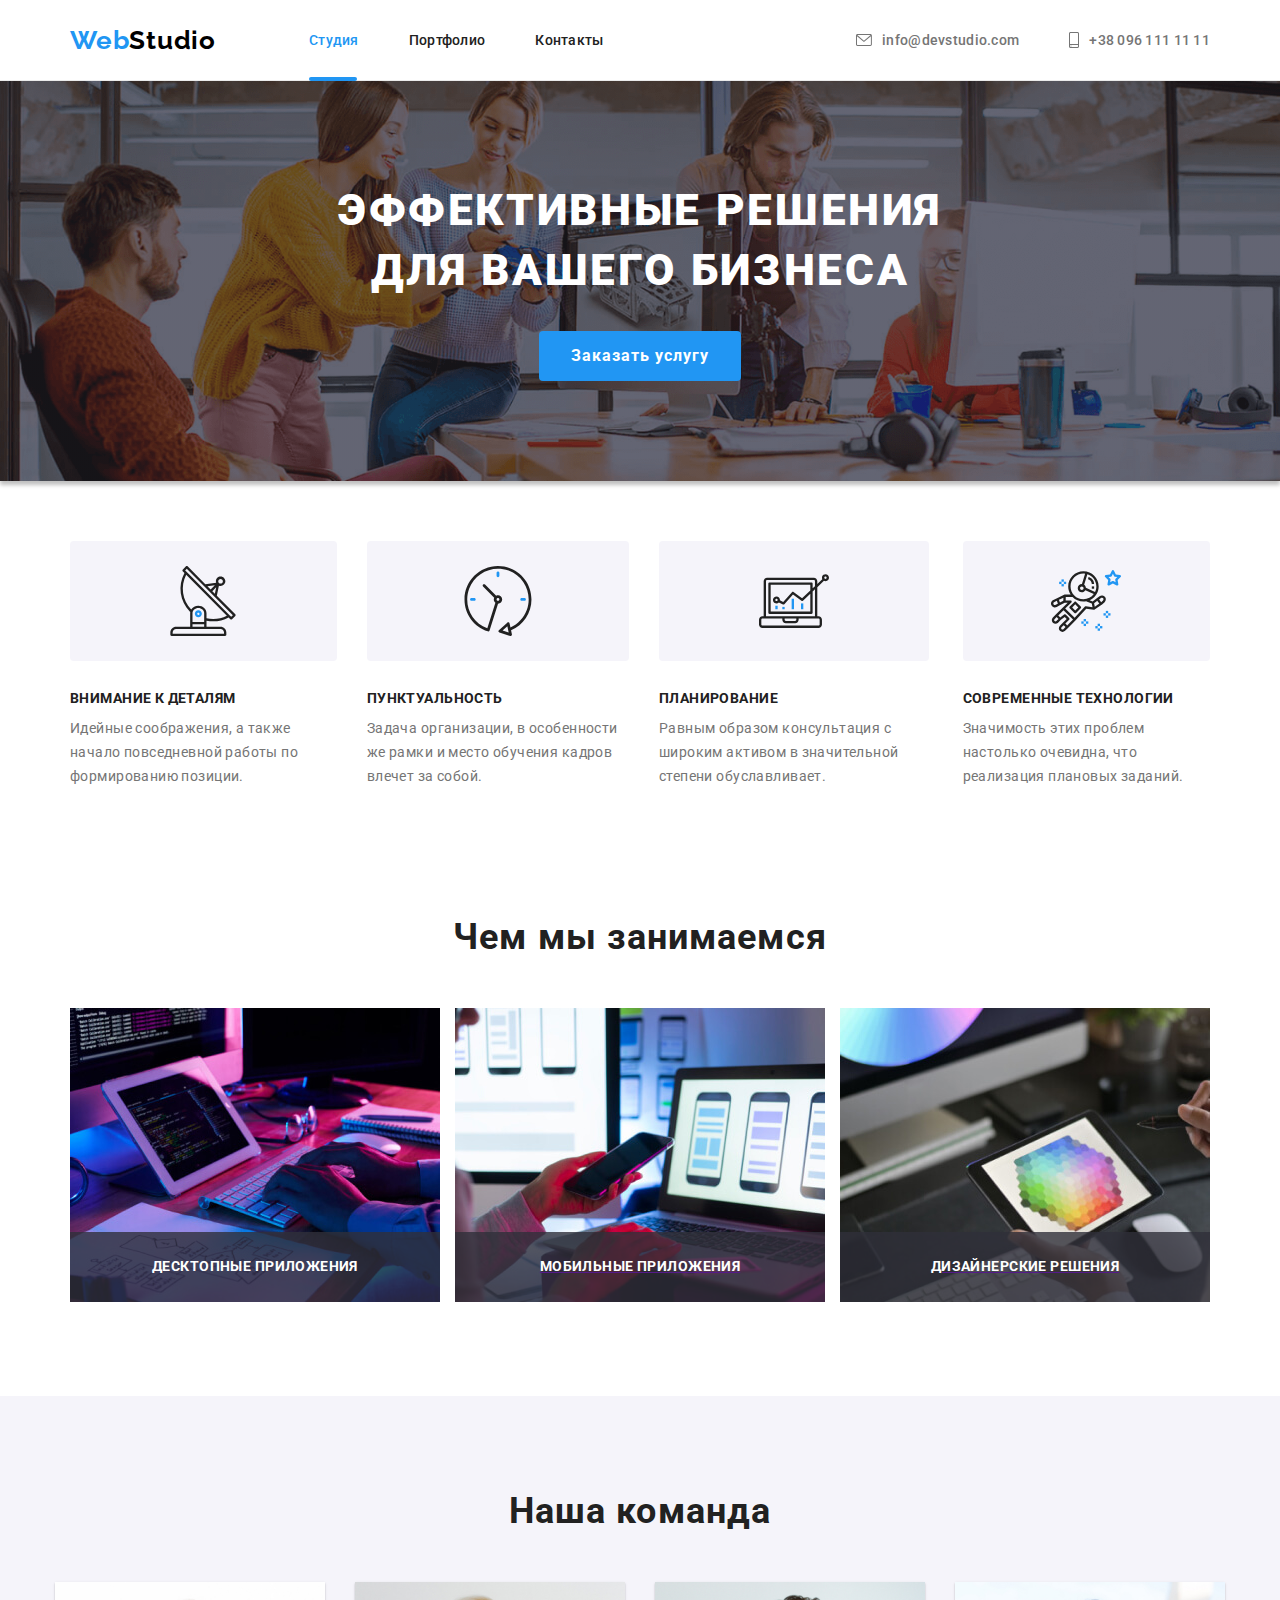
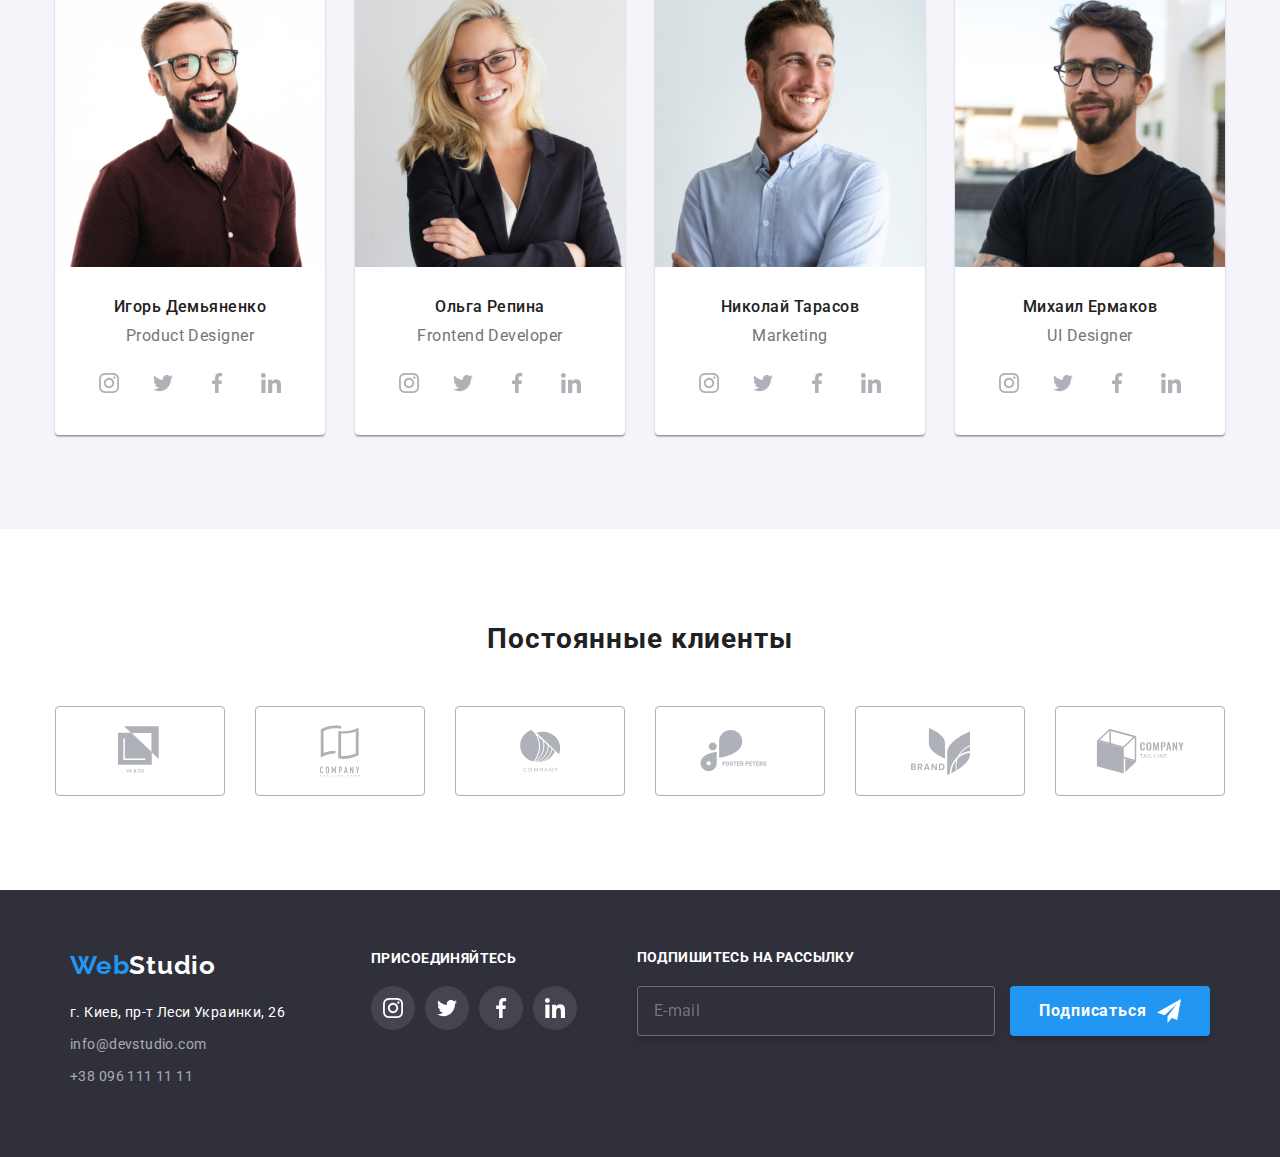
<file: index.html>
<!DOCTYPE html>
<html lang="ru">

<head>
  <meta charset="UTF-8" />
  <meta name="viewport" content="width=device-width, initial-scale=1.0" />
  <title>Web Studio</title>
  <link rel="stylesheet" href="https://cdnjs.cloudflare.com/ajax/libs/modern-normalize/1.0.0/modern-normalize.css" />
  <link rel="stylesheet"
    href="https://fonts.googleapis.com/css2?family=Raleway:wght@700&family=Roboto:wght@400;500;700;900&display=swap" />
  <link rel="stylesheet" href="https://cdnjs.cloudflare.com/ajax/libs/animate.css/4.1.1/animate.min.css" />
  <link rel="stylesheet" href="./css/main.min.css" />
</head>

<body>
  <header class="header">
    <div class="container">
      <nav class="navigation">
        <ul class="nav">
          <li class="nav-list list">
            <a href="./index.html" lang="en" class="link">
              <span class="logo-web-header">Web</span><span class="logo-studio-header">Studio</span></a>
          </li>
          <li class="nav-list list">
            <a href="./index.html" class="nav-list-link link current studio-underline">Студия</a>
          </li>
          <li class="nav-list list">
            <a href="./portfolio.html" class="nav-list-link link">Портфолио</a>
          </li>
          <li class="nav-list list">
            <a href="" class="nav-list-link link">Контакты</a>
          </li>
        </ul>
        <button type="button" class="nav-button" data-modal-open1>
          <svg width="24" height="16">
            <use class="icon-burger" href="./img/sprite.svg#icon-burger"></use>
            <use class="icon-cross" href="./img/sprite.svg#icon-close-burger"></use>
          </svg>
        </button>
      </nav>


      <address class="address">
        <ul class="address-nav">
          <li class="adress-list list">
            <a href="mailto:info@devstudio.com" class="header-email-link link">
              <svg class="address-svg" width="16" height="12">
                <use href="./img/sprite.svg#icon-mail"></use>
              </svg>
              info@devstudio.com</a>
          </li>
          <li class="adress-list list">
            <a href="tel:+380961111111" class="header-tel-link link">
              <svg class="address-svg" width="10" height="16">
                <use href="./img/sprite.svg#icon-tel"></use>
              </svg>
              +38 096 111 11 11</a>
          </li>
        </ul>
      </address>

      <div class="nav-menu is-hidden" data-modal1>
        <ul class="nav-list-menu">
          <li class="nav-list-menu list">
            <a href="./index.html" class="nav-list-link-menu link current studio-underline-menu">Студия</a>
          </li>
          <li class="nav-list-menu list">
            <a href="./portfolio.html" class="nav-list-link-menu link">Портфолио</a>
          </li>
          <li class="nav-list-menu list">
            <a href="" class="nav-list-link-menu link">Контакты</a>
          </li>
          <li class="adress-list-menu list kost">
            <a href="mailto:info@devstudio.com" class="header-email-link-menu link">
              <svg class="address-svg" width="16" height="12">
                <use href="./img/sprite.svg#icon-mail"></use>
              </svg>
              info@devstudio.com</a>
          </li>
          <li class="adress-list-menu list">
            <a href="tel:+380961111111" class="header-tel-link-menu link">
              <svg class="address-svg" width="10" height="16">
                <use href="./img/sprite.svg#icon-tel"></use>
              </svg>
              +38 096 111 11 11</a>
          </li>
        </ul>
      </div>
    </div>
  </header>
  <main class="main">
    <section class="main-section">
      <div class="container main-title">
        <h1 class="main-section-title">
          ЭФФЕКТИВНЫЕ РЕШЕНИЯ <br />
          ДЛЯ ВАШЕГО БИЗНЕСА
        </h1>
        <button type="button" class="main-section-button" data-modal-open>
          Заказать услугу
        </button>
      </div>
    </section>
    <section class="benefits">
      <div class="container">
        <h2 hidden>Преимущества</h2>
        <ul class="benefits-title-group">
          <li class="benefits-list list">
            <p class="benefits-list-item item1">Внимание к деталям</p>
            <p class="benefits-list-text">
              Идейные соображения, а также начало повседневной работы по
              формированию позиции.
            </p>
          </li>
          <li class="benefits-list list">
            <p class="benefits-list-item item2">Пунктуальность</p>
            <p class="benefits-list-text">
              Задача организации, в особенности же рамки и место обучения
              кадров влечет за собой.
            </p>
          </li>
          <li class="benefits-list list">
            <p class="benefits-list-item item3">Планирование</p>
            <p class="benefits-list-text">
              Равным образом консультация с широким активом в значительной
              степени обуславливает.
            </p>
          </li>
          <li class="benefits-list list">
            <p class="benefits-list-item item4">Современные технологии</p>
            <p class="benefits-list-text">
              Значимость этих проблем настолько очевидна, что реализация
              плановых заданий.
            </p>
          </li>
        </ul>
      </div>
    </section>

    <section class="doing">
      <div class="container">
        <h2 class="doing-title">Чем мы занимаемся</h2>
        <ul class="doing-item">
          <li class="doing-list list">
            <a href="" class="link">
              <img src="./img/service/service-1.jpg" alt="Мы занимаемся десктопными приложениями" height="294"
                width="370" />
              <div class="doing-discription">
                <p class="doing-text">ДЕСКТОПНЫЕ ПРИЛОЖЕНИЯ</p>
              </div>
            </a>
          </li>
          <li class="doing-list list">
            <a href="">
              <img src="./img/service/service-2.jpg" alt="Мы занимаемся мобильными приложениями" height="294"
                width="370" />
              <div class="doing-discription">
                <p class="doing-text">МОБИЛЬНЫЕ ПРИЛОЖЕНИЯ</p>
              </div>
            </a>
          </li>
          <li class="doing-list list">
            <a href="">
              <img src="./img/service/service-3.jpg" alt="Мы занимаемся дизайнерскими решениями" height="294"
                width="370" />
              <div class="doing-discription">
                <p class="doing-text">ДИЗАЙНЕРСКИЕ РЕШЕНИЯ</p>
              </div>
            </a>
          </li>
        </ul>
      </div>
    </section>

    <section class="team">
      <div class="container">
        <h2 class="team-title">Наша команда</h2>
        <ul class="team-group">
          <li class="team-list list">
            <picture>
              <source srcset="./img/our-team/team-img-mobile-1.jpg
              1x, ./img/our-team/team-img-mobile-1@2x.jpg
              2x, ./img/our-team/team-img-mobile-1@3x.jpg 3x" media="(max-width: 767px)">

              <source srcset="./img/our-team/team-img-tablet-1.jpg 1x, 
              ./img/our-team/team-img-tablet-1@2x.jpg 2x, 
              ./img/our-team/team-img-tablet-1@3x.jpg 3x" media="(min-width: 768px)">
              
              <source srcset="./img/our-team/team-img-desktop-1.jpg 1x, 
              ./img/our-team/team-img-desktop-1@2x.jpg 2x, 
              ./img/our-team/team-img-desktop-1@3x.jpg 3x"
                  media="(min-width: 1200px)">

              <img src="./img/our-team/team-img-mobile-1.jpg" alt="Наша команда: Игорь Демьяненко"/>
            </picture>
            <h3 class="team-person">Игорь Демьяненко</h3>
            <p lang="en" class="team-role">Product Designer</p>
            <div class="team-contact">
              <ul class="social-list list">
                <li class="social-list-link link">
                  <a class="social-link" href="">
                    <svg class="social-svg">
                      <use href="./img/sprite.svg#icon-instagram"></use>
                    </svg>
                  </a>
                </li>
                <li class="social-list-link link">
                  <a class="social-link" href="">
                    <svg class="social-svg">
                      <use href="./img/sprite.svg#icon-twitter"></use>
                    </svg>
                  </a>
                </li>
                <li class="social-list-link link">
                  <a class="social-link" href="">
                    <svg class="social-svg">
                      <use href="./img/sprite.svg#icon-facebook"></use>
                    </svg>
                  </a>
                </li>
                <li class="social-list-link link">
                  <a class="social-link" href="">
                    <svg class="social-svg">
                      <use href="./img/sprite.svg#icon-linkedin"></use>
                    </svg>
                  </a>
                </li>
              </ul>
            </div>
          </li>
          <li class="team-list list">
            <picture>
              <source srcset="./img/our-team/team-img-mobile-2.jpg
              1x, ./img/our-team/team-img-mobile-2@2x.jpg
              2x, ./img/our-team/team-img-mobile-2@3x.jpg 3x" media="(max-width: 767px)">

              <source srcset="./img/our-team/team-img-tablet-2.jpg 1x, 
              ./img/our-team/team-img-tablet-2@2x.jpg 2x, 
              ./img/our-team/team-img-tablet-2@3x.jpg 3x" media="(min-width: 768px)">
              
              <source srcset="./img/our-team/team-img-desktop-2.jpg 1x, 
              ./img/our-team/team-img-desktop-2@2x.jpg 2x, 
              ./img/our-team/team-img-desktop-2@3x.jpg 3x"
                  media="(min-width: 1200px)">

              <img src="./img/our-team/team-img-mobile-2.jpg" alt="Наша команда: Ольга Репина"/>
            </picture>
            <h3 class="team-person">Ольга Репина</h3>
            <p lang="en" class="team-role">Frontend Developer</p>
            <div class="team-contact">
              <ul class="social-list list">
                <li class="social-list-link link">
                  <a class="social-link" href="">
                    <svg class="social-svg">
                      <use href="./img/sprite.svg#icon-instagram"></use>
                    </svg>
                  </a>
                </li>
                <li class="social-list-link link">
                  <a class="social-link" href="">
                    <svg class="social-svg">
                      <use href="./img/sprite.svg#icon-twitter"></use>
                    </svg>
                  </a>
                </li>
                <li class="social-list-link link">
                  <a class="social-link" href="">
                    <svg class="social-svg">
                      <use href="./img/sprite.svg#icon-facebook"></use>
                    </svg>
                  </a>
                </li>
                <li class="social-list-link link">
                  <a class="social-link" href="">
                    <svg class="social-svg">
                      <use href="./img/sprite.svg#icon-linkedin"></use>
                    </svg>
                  </a>
                </li>
              </ul>
            </div>
          </li>
          <li class="team-list list">
            <picture>
              <source srcset="./img/our-team/team-img-mobile-3.jpg
              1x, ./img/our-team/team-img-mobile-3@2x.jpg
              2x, ./img/our-team/team-img-mobile-3@3x.jpg 3x" media="(max-width: 767px)">

              <source srcset="./img/our-team/team-img-tablet-3.jpg 1x, 
              ./img/our-team/team-img-tablet-3@2x.jpg 2x, 
              ./img/our-team/team-img-tablet-3@3x.jpg 3x" media="(min-width: 768px)">
              
              <source srcset="./img/our-team/team-img-desktop-3.jpg 1x, 
              ./img/our-team/team-img-desktop-3@2x.jpg 2x, 
              ./img/our-team/team-img-desktop-3@3x.jpg 3x"
                  media="(min-width: 1200px)">

              <img src="./img/our-team/team-img-mobile-3.jpg" alt="Наша команда: Николай Тарасов"/>
            </picture>
            <h3 class="team-person">Николай Тарасов</h3>
            <p lang="en" class="team-role">Marketing</p>
            <div class="team-contact">
              <ul class="social-list list">
                <li class="social-list-link link">
                  <a class="social-link" href="">
                    <svg class="social-svg">
                      <use href="./img/sprite.svg#icon-instagram"></use>
                    </svg>
                  </a>
                </li>
                <li class="social-list-link link">
                  <a class="social-link" href="">
                    <svg class="social-svg">
                      <use href="./img/sprite.svg#icon-twitter"></use>
                    </svg>
                  </a>
                </li>
                <li class="social-list-link link">
                  <a class="social-link" href="">
                    <svg class="social-svg">
                      <use href="./img/sprite.svg#icon-facebook"></use>
                    </svg>
                  </a>
                </li>
                <li class="social-list-link link">
                  <a class="social-link" href="">
                    <svg class="social-svg">
                      <use href="./img/sprite.svg#icon-linkedin"></use>
                    </svg>
                  </a>
                </li>
              </ul>
            </div>
          </li>
          <li class="team-list list">
            <picture>
              <source srcset="./img/our-team/team-img-mobile-4.jpg
              1x, ./img/our-team/team-img-mobile-4@2x.jpg
              2x, ./img/our-team/team-img-mobile-4@3x.jpg 3x" media="(max-width: 767px)">

              <source srcset="./img/our-team/team-img-tablet-4.jpg 1x, 
              ./img/our-team/team-img-tablet-4@2x.jpg 2x, 
              ./img/our-team/team-img-tablet-4@3x.jpg 3x" media="(min-width: 768px)">
              
              <source srcset="./img/our-team/team-img-desktop-4.jpg 1x, 
              ./img/our-team/team-img-desktop-4@2x.jpg 2x, 
              ./img/our-team/team-img-desktop-4@3x.jpg 3x"
                  media="(min-width: 1200px)">

              <img src="./img/our-team/team-img-mobile-4.jpg" alt="Наша команда: Михаил Ермаков"/>
            </picture>
            <h3 class="team-person">Михаил Ермаков</h3>
            <p lang="en" class="team-role">UI Designer</p>
            <div class="team-contact">
              <ul class="social-list list">
                <li class="social-list-link link">
                  <a class="social-link" href="">
                    <svg class="social-svg">
                      <use href="./img/sprite.svg#icon-instagram"></use>
                    </svg>
                  </a>
                </li>
                <li class="social-list-link link">
                  <a class="social-link" href="">
                    <svg class="social-svg">
                      <use href="./img/sprite.svg#icon-twitter"></use>
                    </svg>
                  </a>
                </li>
                <li class="social-list-link link">
                  <a class="social-link" href="">
                    <svg class="social-svg">
                      <use href="./img/sprite.svg#icon-facebook"></use>
                    </svg>
                  </a>
                </li>
                <li class="social-list-link link">
                  <a class="social-link" href="">
                    <svg class="social-svg">
                      <use href="./img/sprite.svg#icon-linkedin"></use>
                    </svg>
                  </a>
                </li>
              </ul>
            </div>
          </li>
        </ul>
      </div>
    </section>

    <section class="customers">
      <div class="container">
        <h1 class="customer-title">Постоянные клиенты</h1>
        <ul class="customer-list">
          <li class="customer-list-link list">
            <a class="customer-link" href="">
              <svg class="customer-list-svg" width="45" height="50">
                <use href="./img/sprite.svg#icon-logo1"></use>
              </svg>
            </a>
          </li>
          <li class="customer-list-link list">
            <a class="customer-link" href=""><svg class="customer-list-svg" width="40" height="52">
                <use href="./img/sprite.svg#icon-logo2"></use>
              </svg></a>
          </li>
          <li class="customer-list-link list">
            <a class="customer-link" href=""><svg class="customer-list-svg" width="41" height="42">
                <use href="./img/sprite.svg#icon-logo3"></use>
              </svg></a>
          </li>
          <li class="customer-list-link list">
            <a class="customer-link" href=""><svg class="customer-list-svg" width="80" height="42">
                <use href="./img/sprite.svg#icon-logo4"></use>
              </svg></a>
          </li>
          <li class="customer-list-link list">
            <a class="customer-link" href=""><svg class="customer-list-svg" width="59" height="47">
                <use href="./img/sprite.svg#icon-logo5"></use>
              </svg></a>
          </li>
          <li class="customer-list-link list">
            <a class="customer-link" href=""><svg class="customer-list-svg" width="89" height="45">
                <use href="./img/sprite.svg#icon-logo6"></use>
              </svg></a>
          </li>
        </ul>
      </div>
    </section>
  </main>

  <footer class="footer">
    <div class="container">
      <div class="main-footer">
        <div class="logo-footer">
          <a href="./index.html" lang="en" class="link"><span class="logo-web">Web</span><span
              class="logo-studio">Studio</span></a>
          <address class="contact-footer">
            <ul>
              <li class="footer-list list">
                <a href="https://goo.gl/maps/NVVWa15Udhnw2VXG6" target="_blank" class="footer-adress-link link">г. Киев,
                  пр-т Леси Украинки, 26</a>
              </li>
              <li class="footer-list list">
                <a href="mailto:info@devstudio.com" class="footer-email-link link">info@devstudio.com</a>
              </li>
              <li class="footer-list list">
                <a href="tel:+380961111111" class="footer-tel-link link">+38 096 111 11 11</a>
              </li>
            </ul>
          </address>
        </div>
        <div class="join-footer">
          <h2 class="join-footer-title">ПРИСОЕДИНЯЙТЕСЬ</h2>
          <ul class="social-list list">
            <li class="social-list-link link footer-social">
              <a class="social-link footer-social-link" href="">
                <svg class="social-svg">
                  <use href="./img/sprite.svg#icon-instagram"></use>
                </svg>
              </a>
            </li>
            <li class="social-list-link link footer-social">
              <a class="social-link footer-social-link" href="">
                <svg class="social-svg">
                  <use href="./img/sprite.svg#icon-twitter"></use>
                </svg>
              </a>
            </li>
            <li class="social-list-link link footer-social">
              <a class="social-link footer-social-link" href="">
                <svg class="social-svg">
                  <use href="./img/sprite.svg#icon-facebook"></use>
                </svg>
              </a>
            </li>
            <li class="social-list-link link footer-social">
              <a class="social-link footer-social-link" href="">
                <svg class="social-svg">
                  <use href="./img/sprite.svg#icon-linkedin"></use>
                </svg>
              </a>
            </li>
          </ul>
        </div>
      </div>
      <div class="mailing">
        <h2 class="mailing-title">ПОДПИШИТЕСЬ НА РАССЫЛКУ</h2>
        <div class="mailing-form">
          <form action="#" class="mailing-title">
            <input type="email" class="contact-form__input" name="user-email" placeholder="E-mail" required />
            <button type="submit" class="mailing-button">
              Подписаться
              <svg class="mailing-svg">
                <use href="./img/sprite.svg#icon-icon-send"></use>
              </svg>
            </button>
          </form>
        </div>
      </div>
    </div>
  </footer>

  <div class="backdrop is-hidden" data-modal>
    <div class="modal-div">
      <div class="modal">
        <button type="button" class="close-btn" data-modal-close>
          <svg class="icon-close" width="18" height="18">
            <use href="./img/sprite.svg#icon-close1"></use>
          </svg>
        </button>

        <h2 class="modal-title">Оставьте свои данные, мы вам перезвоним</h2>

        <form action="#" class="modal-form">
          <label class="modal-form-field">
            <span class="modal-form-field-wrapper">Имя
              <input type="text" name="user-name" class="modal-form-input" required />
              <svg width="18" height="18" class="modal-form-svg-icon">
                <use href="./img/sprite.svg#icon-m-person"></use>
              </svg>
            </span>
          </label>

          <label class="modal-form-field">
            <span class="modal-form-field-wrapper">Телефон
              <input type="tel" name="user-phone" class="modal-form-input" required />
              <svg width="18" height="18" class="modal-form-svg-icon">
                <use href="./img/sprite.svg#icon-m-phone"></use>
              </svg>
            </span>
          </label>

          <label class="modal-form-field">
            <span class="modal-form-field-wrapper">Почта
              <input type="email" name="user-phone" class="modal-form-input" required />
              <svg width="18" height="18" class="modal-form-svg-icon">
                <use href="./img/sprite.svg#icon-m-email"></use>
              </svg>
            </span>
          </label>

          <span class="modal-form-field-wrapper wraper-message">Комментарий</span>
          <textarea name="user-message" id="txt-area" class="modal-form-message" placeholder="Введите текст"></textarea>
          <div class="message-div">
            <input type="checkbox" name="user-policy" value="accept-policy" id="check-policy"
              class="modal-form-policy visually-hidden" />
            <label for="check-policy" class="modal-form-policy-label">Соглашаюсь с рассылкой и принимаю
              <a href="#">Условия договора</a></label>
          </div>
          <button type="submit" class="modal-form-btn">Отправить</button>
        </form>
      </div>
    </div>
  </div>
  <script src="./js/modal.js"></script>
</body>

</html>
</file>
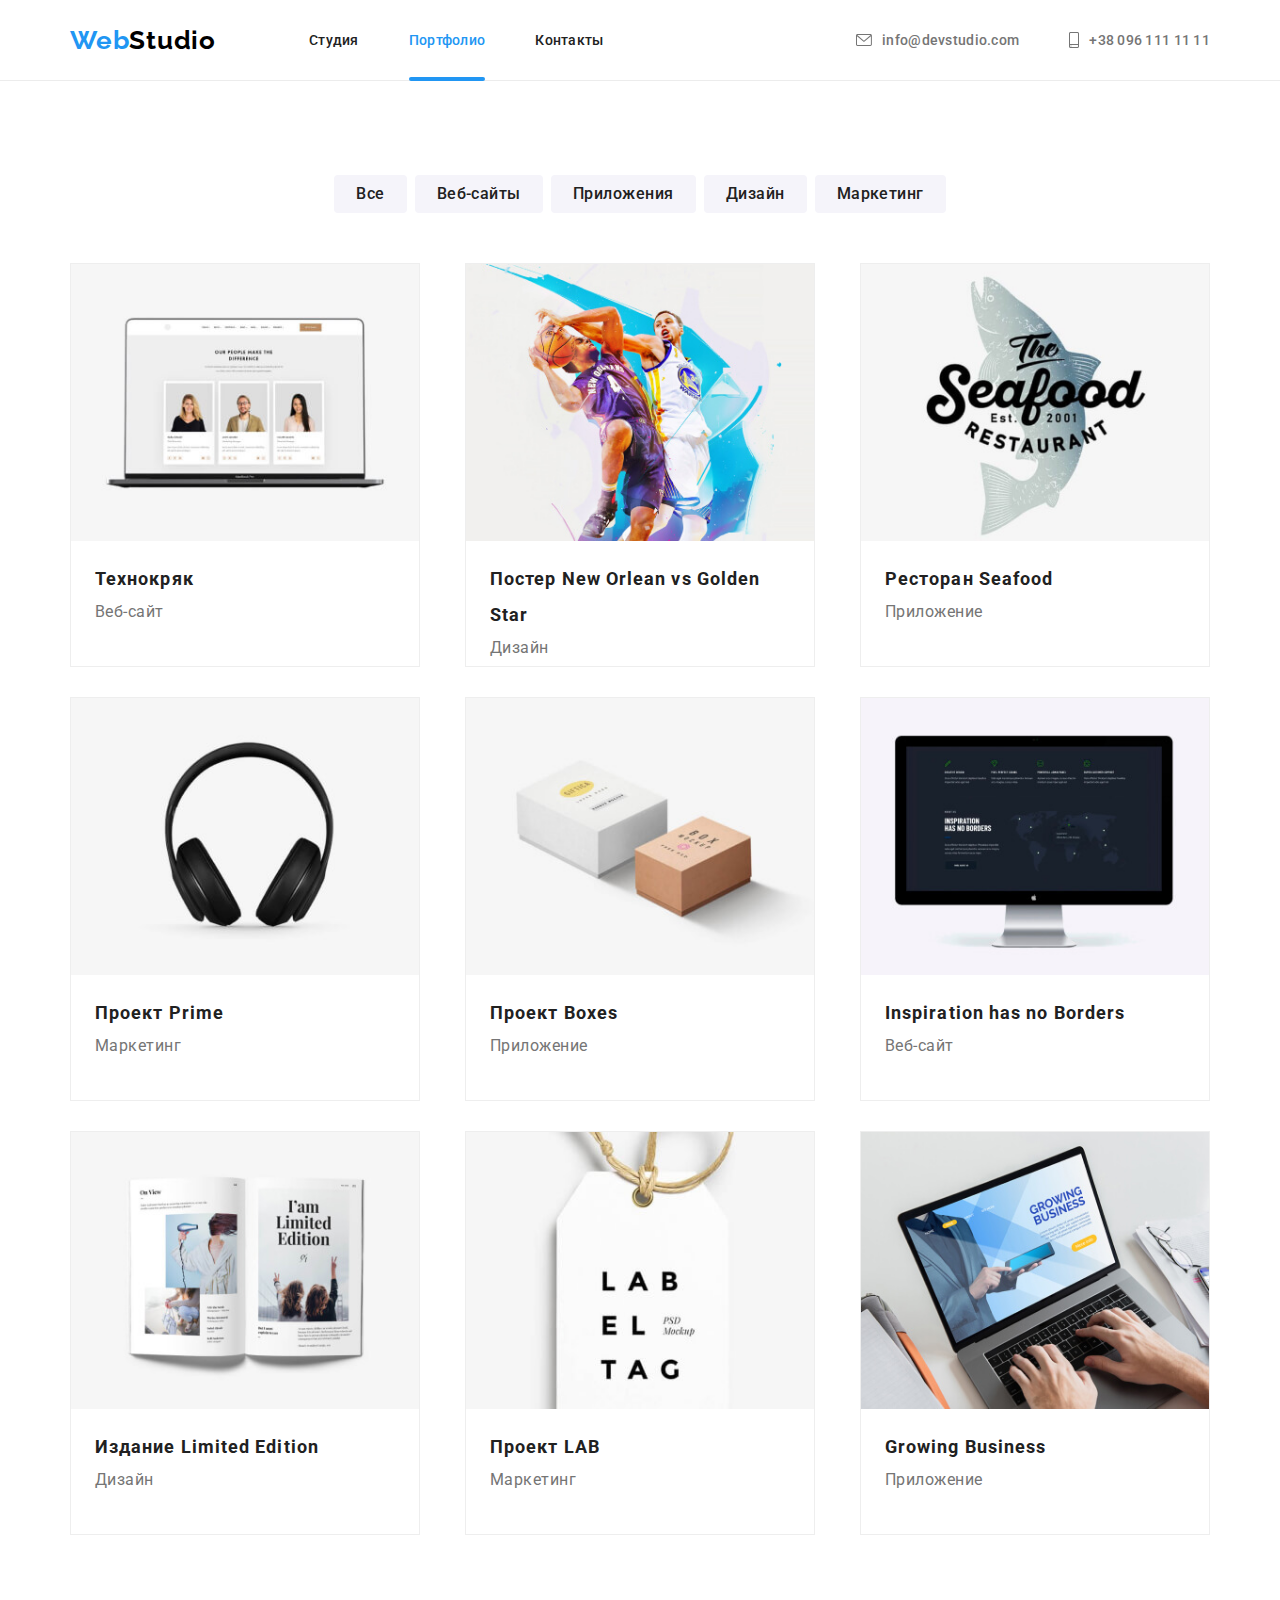
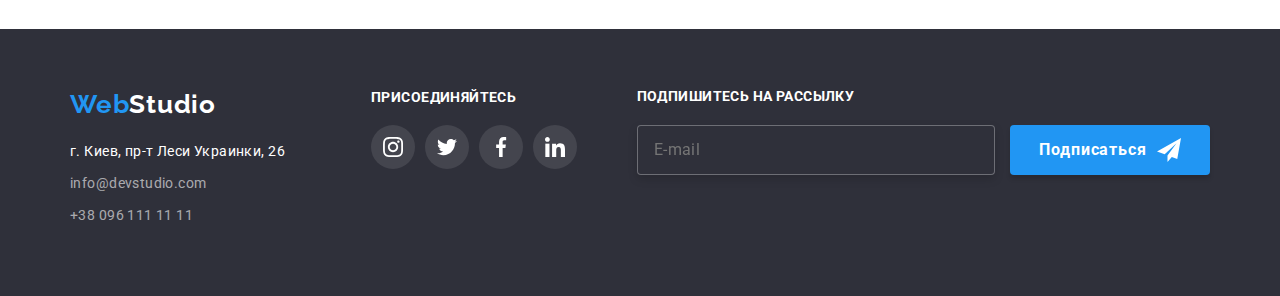
<file: portfolio.html>
<!DOCTYPE html>
<html lang="ru">

<head>
  <meta charset="UTF-8">
  <meta name="viewport" content="width=device-width, initial-scale=1.0">
  <title>Portfolio</title>
  <link href="https://fonts.googleapis.com/css2?family=Raleway:wght@700&family=Roboto:wght@400;500;700;900&display=swap"
    rel="stylesheet">
  <link rel="stylesheet" href="https://cdnjs.cloudflare.com/ajax/libs/modern-normalize/1.0.0/modern-normalize.css">
  <link rel="stylesheet" href="./css/portfolio.min.css">
</head>

<body>
  <header class="header">
    <div class="container">
      <nav class="navigation">
        <ul class="nav">
          <li class="nav-list list">
            <a href="./index.html" lang="en" class="link">
              <span class="logo-web-header">Web</span><span class="logo-studio-header">Studio</span></a>
          </li>
          <li class="nav-list list">
            <a href="./index.html" class="nav-list-link link">Студия</a>
          </li>
          <li class="nav-list list">
            <a href="./portfolio.html" class="nav-list-link link current portfolio-underline-menu">Портфолио</a>
          </li>
          <li class="nav-list list">
            <a href="" class="nav-list-link link">Контакты</a>
          </li>
        </ul>
        <button type="button" class="nav-button" data-modal-open1>
          <svg width="24" height="16">
            <use class="icon-burger" href="./img/sprite.svg#icon-burger"></use>
            <use class="icon-cross" href="./img/sprite.svg#icon-close-burger"></use>
          </svg>
        </button>
      </nav>

      
      <address class="address">
        <ul class="address-nav">
          <li class="adress-list list">
            <a href="mailto:info@devstudio.com" class="header-email-link link">
              <svg class="address-svg" width='16' height='12'>
                <use href='./img/sprite.svg#icon-mail'></use>
              </svg>
              info@devstudio.com</a>
          </li>
          <li class="adress-list list">
            <a href="tel:+380961111111" class="header-tel-link link">
              <svg class="address-svg" width='10' height='16'>
                <use href='./img/sprite.svg#icon-tel'></use>
              </svg>
              +38 096 111 11 11</a>
          </li>
        </ul>
      </address>

      <div class="nav-menu is-hidden" data-modal1>
        <ul class="nav-list-menu">
          <li class="nav-list-menu list">
            <a href="./index.html" class="nav-list-link-menu link">Студия</a>
          </li>
          <li class="nav-list-menu list">
            <a href="./portfolio.html" class="nav-list-link-menu link current studio-underline-menu">Портфолио</a>
          </li>
          <li class="nav-list-menu list">
            <a href="" class="nav-list-link-menu link">Контакты</a>
          </li>
          <li class="adress-list-menu list kost">
            <a href="mailto:info@devstudio.com" class="header-email-link-menu link">
              <svg class="address-svg" width="16" height="12">
                <use href="./img/sprite.svg#icon-mail"></use>
              </svg>
              info@devstudio.com</a>
          </li>
          <li class="adress-list-menu list">
            <a href="tel:+380961111111" class="header-tel-link-menu link">
              <svg class="address-svg" width="10" height="16">
                <use href="./img/sprite.svg#icon-tel"></use>
              </svg>
              +38 096 111 11 11</a>
          </li>
        </ul>
      </div>

    </div>
  </header>
  <main>
    <section class="portfolio-project">
      <div class="container">
        <h1 hidden>Портфолио</h1>
        <h2 hidden>Фильтр проектов</h2>
        <ul class="portfolio-group">
          <li class="portfolio-list-button list">
            <button type="button" class="portfolio-list-button-item">Все</button>
          </li>
          <li class="portfolio-list-button list">
            <button type="button" class="portfolio-list-button-item">Веб-сайты</button>
          </li>
          <li class="portfolio-list-button list">
            <button type="button" class="portfolio-list-button-item">Приложения</button>
          </li>
          <li class="portfolio-list-button list">
            <button type="button" class="portfolio-list-button-item">Дизайн</button>
          </li>
          <li class="portfolio-list-button list">
            <button type="button" class="portfolio-list-button-item">Маркетинг</button>
          </li>
        </ul>
        <ul class="portfolio-project-group">
          <li class="portfolio-project-list list">
            <div class="project-photo">
              <img src="./img/project/project-1.jpg" alt="Проект веб-сайта">
              <div class="portfolio-project-hover">
                <p class="project-text">Технокряк это современная площадка распространения коронавируса. Компании
                  используют эту платформу для цифрового шпионажа и атак на защищённые сервера конкурентов.</p>
              </div>
            </div>
            <div class="portfolio-block">
              <h3 class="portfolio-project-title">Технокряк</h3>
              <p class="portfolio-project-type">Веб-сайт</p>
            </div>
          </li>
          <li class="portfolio-project-list list">
            <div class="project-photo">
              <img src="./img/project/project-2.jpg" alt="Проект дизайна">
              <div class="portfolio-project-hover">
                <p class="project-text">Lorem ipsum dolor sit amet, consectetur adipisicing elit. Maiores quod nisi
                  assumenda odio reiciendis iusto vel in nostrum, exercitationem laborum, beatae cumque architecto autem
                  impedit accusantium? Magnam ut ratione earum.</p>
              </div>
            </div>
            <div class="portfolio-block">
              <h3 class="portfolio-project-title">Постер New Orlean vs Golden Star</h3>
              <p class="portfolio-project-type">Дизайн</p>
            </div>
          </li>
          <li class="portfolio-project-list list">
            <div class="project-photo">
              <img src="./img/project/project-3.jpg" alt="Проект приложения">
              <div class="portfolio-project-hover">
                <p class="project-text">Lorem ipsum dolor sit amet, consectetur adipisicing elit. Maiores quod nisi
                  assumenda odio reiciendis iusto vel in nostrum, exercitationem laborum, beatae cumque architecto autem
                  impedit accusantium? Magnam ut ratione earum.</p>
              </div>
            </div>
            <div class="portfolio-block">
              <h3 class="portfolio-project-title">Ресторан Seafood</h3>
              <p class="portfolio-project-type">Приложение</p>
            </div>
          </li>
          <li class="portfolio-project-list list">
            <div class="project-photo">
              <img src="./img/project/project-4.jpg" alt="Проект маркетинг">
              <div class="portfolio-project-hover">
                <p class="project-text">Lorem ipsum dolor sit amet, consectetur adipisicing elit. Maiores quod nisi
                  assumenda odio reiciendis iusto vel in nostrum, exercitationem laborum, beatae cumque architecto autem
                  impedit accusantium? Magnam ut ratione earum.</p>
              </div>
            </div>
            <div class="portfolio-block">
              <h3 class="portfolio-project-title">Проект Prime</h3>
              <p class="portfolio-project-type">Маркетинг</p>
            </div>
          </li>
          <li class="portfolio-project-list list">
            <div class="project-photo">
              <img src="./img/project/project-5.jpg" alt="Проект приложение">
              <div class="portfolio-project-hover">
                <p class="project-text">Lorem ipsum dolor sit amet, consectetur adipisicing elit. Maiores quod nisi
                  assumenda odio reiciendis iusto vel in nostrum, exercitationem laborum, beatae cumque architecto autem
                  impedit accusantium? Magnam ut ratione earum.</p>
              </div>
            </div>
            <div class="portfolio-block">
              <h3 class="portfolio-project-title">Проект Boxes</h3>
              <p class="portfolio-project-type">Приложение</p>
            </div>
          </li>
          <li class="portfolio-project-list list">
            <div class="project-photo">
              <img src="./img/project/project-6.jpg" alt="Проект веб-сайта">
              <div class="portfolio-project-hover">
                <p class="project-text">Lorem ipsum dolor sit amet, consectetur adipisicing elit. Maiores quod nisi
                  assumenda odio reiciendis iusto vel in nostrum, exercitationem laborum, beatae cumque architecto autem
                  impedit accusantium? Magnam ut ratione earum.</p>
              </div>
            </div>
            <div class="portfolio-block">
              <h3 class="portfolio-project-title">Inspiration has no Borders</h3>
              <p class="portfolio-project-type">Веб-сайт</p>
            </div>
          </li>
          <li class="portfolio-project-list list">
            <div class="project-photo">
              <img src="./img/project/project-7.jpg" alt="Проект дизайна">
              <div class="portfolio-project-hover">
                <p class="project-text">Lorem ipsum dolor sit amet, consectetur adipisicing elit. Maiores quod nisi
                  assumenda odio reiciendis iusto vel in nostrum, exercitationem laborum, beatae cumque architecto autem
                  impedit accusantium? Magnam ut ratione earum.</p>
              </div>
            </div>
            <div class="portfolio-block">
              <h3 class="portfolio-project-title">Издание Limited Edition</h3>
              <p class="portfolio-project-type">Дизайн</p>
            </div>
          </li>
          <li class="portfolio-project-list list">
            <div class="project-photo">
              <img src="./img/project/project-8.jpg" alt="Проект маркетинг">
              <div class="portfolio-project-hover">
                <p class="project-text">Lorem ipsum dolor sit amet, consectetur adipisicing elit. Maiores quod nisi
                  assumenda odio reiciendis iusto vel in nostrum, exercitationem laborum, beatae cumque architecto autem
                  impedit accusantium? Magnam ut ratione earum.</p>
              </div>
            </div>
            <div class="portfolio-block">
              <h3 class="portfolio-project-title">Проект LAB</h3>
              <p class="portfolio-project-type">Маркетинг</p>
            </div>
          </li>
          <li class="portfolio-project-list list">
            <div class="project-photo">
              <img src="./img/project/project-9.jpg" alt="Проект приложения">
              <div class="portfolio-project-hover">
                <p class="project-text">Lorem ipsum dolor sit amet, consectetur adipisicing elit. Maiores quod nisi
                  assumenda odio reiciendis iusto vel in nostrum, exercitationem laborum, beatae cumque architecto autem
                  impedit accusantium? Magnam ut ratione earum.</p>
              </div>
            </div>
            <div class="portfolio-block">
              <h3 class="portfolio-project-title">Growing Business</h3>
              <p class="portfolio-project-type">Приложение</p>
            </div>
          </li>
        </ul>
      </div>
    </section>
  </main>
  <footer class="footer">
    <div class="container">
      <div class="main-footer">
        <div class="logo-footer">
          <a href="./index.html" lang="en" class="link"><span class="logo-web">Web</span><span
              class="logo-studio">Studio</span></a>
          <address class="contact-footer">
            <ul>
              <li class="footer-list list">
                <a href="https://goo.gl/maps/NVVWa15Udhnw2VXG6" target="_blank" class="footer-adress-link link">г. Киев,
                  пр-т Леси Украинки, 26</a>
              </li>
              <li class="footer-list list">
                <a href="mailto:info@devstudio.com" class="footer-email-link link">info@devstudio.com</a>
              </li>
              <li class="footer-list list">
                <a href="tel:+380961111111" class="footer-tel-link link">+38 096 111 11 11</a>
              </li>
            </ul>
          </address>
        </div>
        <div class="join-footer">
          <h2 class="join-footer-title">ПРИСОЕДИНЯЙТЕСЬ</h2>
          <ul class="social-list list">
            <li class="social-list-link link footer-social">
              <a class="social-link footer-social-link" href="">
                <svg class="social-svg">
                  <use href="./img/sprite.svg#icon-instagram"></use>
                </svg>
              </a>
            </li>
            <li class="social-list-link link footer-social">
              <a class="social-link footer-social-link" href="">
                <svg class="social-svg">
                  <use href="./img/sprite.svg#icon-twitter"></use>
                </svg>
              </a>
            </li>
            <li class="social-list-link link footer-social">
              <a class="social-link footer-social-link" href="">
                <svg class="social-svg">
                  <use href="./img/sprite.svg#icon-facebook"></use>
                </svg>
              </a>
            </li>
            <li class="social-list-link link footer-social">
              <a class="social-link footer-social-link" href="">
                <svg class="social-svg">
                  <use href="./img/sprite.svg#icon-linkedin"></use>
                </svg>
              </a>
            </li>
          </ul>
        </div>
      </div>
      <div class="mailing">
        <h2 class="mailing-title">ПОДПИШИТЕСЬ НА РАССЫЛКУ</h2>
        <div class="mailing-form">
          <form action="#" class="mailing-title">
            <input type="email" class="contact-form__input" name="user-email" placeholder="E-mail" required />
            <button type="submit" class="mailing-button">
              Подписаться
              <svg class="mailing-svg">
                <use href="./img/sprite.svg#icon-icon-send"></use>
              </svg>
            </button>
          </form>
        </div>
      </div>
    </div>
  </footer>

  <script src="./js/modal.js"></script>
</body>

</html>
</file>
<file: css/main.min.css>
.visually-hidden{position:absolute !important;clip:rect(1px 1px 1px 1px);clip:rect(1px, 1px, 1px, 1px);padding:0 !important;border:0 !important;height:1px !important;width:1px !important;overflow:hidden}*,*::before,*::after{margin:0;padding:0}body{font-style:normal;font-family:"Roboto",sans-serif;color:#212121;background:#ffffff}img{display:block;max-width:100%;height:auto}.list{list-style:none}.link{text-decoration:none}.address{font-style:normal}button{font-family:inherit;cursor:pointer}.container{padding:0 15px;width:100%}@media screen and (min-width: 480px){.container{width:450px;margin:0 auto}}@media screen and (min-width: 768px){.container{width:738px}}@media screen and (min-width: 1200px){.container{width:1170px}}.social-list{display:flex}.social-list-link:not(:last-child){margin-right:10px}.social-link{display:flex;justify-content:center;align-items:center;width:44px;height:44px;border-radius:50%;fill:#afb1b8;transition:250ms cubic-bezier(0.4, 0, 0.2, 1)}.social-link:hover,.social-link:focus{border-radius:50%;background-color:#2196f3;fill:white}.social-svg{width:20px;height:20px}.logo-web-header{font-family:"Raleway",sans-serif;font-weight:700;font-size:24px;line-height:1.19;letter-spacing:0.03em;color:#2196f3}.logo-studio-header{font-family:"Raleway",sans-serif;font-weight:700;line-height:1.19;letter-spacing:0.03em;color:#000000;font-size:24px}@media screen and (min-width: 1200px){.logo-web-header,.logo-studio-header{font-size:26px}}.backdrop{position:fixed;top:0;left:0;width:100%;height:100%;background-color:rgba(0,0,0,0.5);visibility:visible;transition:all 250ms linear;overflow-y:auto}.backdrop.is-hidden{visibility:hidden;pointer-events:none;transition:all 250ms linear 250ms}.close-btn{position:absolute;top:8px;right:8px;width:30px;height:30px;background-color:#fff;border:1px solid rgba(0,0,0,0.1);border-radius:50%;cursor:pointer;display:flex;justify-content:center;align-items:center;transition:all 250ms cubic-bezier(0.4, 0, 0.2, 1)}.close-btn:hover,.close-btn:focus{fill:#2196f3}.modal-form{display:flex;flex-direction:column}.modal-form-field{margin-bottom:10px}.modal-form-field-wrapper{display:block;position:relative;font-family:"Roboto",sans-serif;font-weight:400;font-size:12px;line-height:1.17;letter-spacing:0.01em;color:#757575}.modal-form-message{height:120px;border:1px solid rgba(33,33,33,0.2);border-radius:4px;resize:none;margin-bottom:20px;padding-left:12px;padding-top:12px;cursor:pointer;transition:all 250ms cubic-bezier(0.4, 0, 0.2, 1)}.modal-form-message:hover,.modal-form-message:focus{outline:none;border:1px solid #2196f3;cursor:pointer}.modal-form-message:hover::placeholder,.modal-form-message:focus::placeholder{color:#2196f3;font-family:"Roboto",sans-serif;font-weight:400;font-size:12px;line-height:1.17;letter-spacing:0.01em}.modal-form-message::placeholder{font-family:"Roboto",sans-serif;font-weight:400;font-size:12px;line-height:1.17;letter-spacing:0.01em;color:rgba(117,117,117,0.5);transition:all 250ms cubic-bezier(0.4, 0, 0.2, 1)}.wrapper-message{margin-bottom:4px}.modal-form-input{display:block;width:100%;height:40px;border:1px solid rgba(33,33,33,0.2);border-radius:4px;padding-left:42px;margin-top:4px;cursor:pointer;transition:all 250ms cubic-bezier(0.4, 0, 0.2, 1)}.modal-form-input:hover,.modal-form-input:focus{outline:none;border:1px solid #2196f3;cursor:pointer}.modal-form-svg-icon{position:absolute;top:65%;left:12px;transform:translateY(-50%);transition:all 250ms cubic-bezier(0.4, 0, 0.2, 1)}.modal-form-input:focus+.modal-form-svg-icon,.modal-form-input:hover+.modal-form-svg-icon{fill:#2196f3}.modal-form-policy-label{font-family:"Roboto",sans-serif;font-weight:400;font-size:14px;line-height:1.71;letter-spacing:0.03em;color:#757575;cursor:pointer}.modal-form-policy-label::before{display:inline-block;content:"";width:16px;height:15px;margin-right:8px;box-shadow:0px 4px 4px rgba(0,0,0,0.25);border-radius:2px;border:1.5px solid #212121}.modal-form-policy-label::before:hover,.modal-form-policy-label::before:focus{outline:1px solid #2196f3}.modal-form-policy:checked+.modal-form-policy-label::before{border:0px solid #2196f3;outline:4px #2196f3;width:16px;height:15px;background-image:url("../img/send/check.svg");background-repeat:no-repeat}.message-div{height:24px;width:auto;margin:0 auto}.modal-form-policy-label a{font-family:"Roboto",sans-serif;font-weight:400;font-size:14px;line-height:1.71;letter-spacing:0.03em;color:#2196f3}.modal-title{font-family:"Roboto",sans-serif;font-weight:700;font-size:20px;line-height:1.15;text-align:center;letter-spacing:0.03em;color:#212121;margin-bottom:12px}.modal-form-btn,.modal-form-btn:hover,.modal-form-btn:focus{width:200px;height:50px;margin:30px auto;border-style:none;border-radius:4px;outline:0px solid #2196f3;background-color:#2196f3;box-shadow:0px 4px 4px rgba(0,0,0,0.15);font-family:"Roboto",sans-serif;font-weight:700;font-size:16px;line-height:1.875;text-align:center;letter-spacing:0.06em;color:#ffffff}.modal{position:relative;transition:all 250ms linear 250ms;border-radius:4px;box-shadow:0px 1px 3px rgba(0,0,0,0.12),0px 1px 1px rgba(0,0,0,0.14),0px 2px 1px rgba(0,0,0,0.2);transform:scale(1);max-width:100%;background-color:#fff;padding:40px}.backdrop.is-hidden .modal{transform:translate(-50%, -50%) scale(0);transition:all 250ms linear 0ms}.modal-div{padding:10px;display:flex;justify-content:center;align-items:center;min-height:100%}.benefits .container{padding-top:60px}.benefits-list-item{font-family:"Roboto",sans-serif;font-weight:700;font-size:14px;line-height:1.14;letter-spacing:0.03em;text-transform:uppercase;color:#212121;margin-bottom:10px}.benefits-list-text{font-family:"Roboto",sans-serif;font-weight:400;font-size:14px;line-height:1.71;letter-spacing:0.03em;color:#757575}.item1::before{display:block;content:"";height:120px;border-radius:4px;background-color:#f5f4fa;margin-bottom:30px;background-image:url("../img/benefits/img1.svg");background-repeat:no-repeat;background-position:center}.item2::before{display:block;content:"";height:120px;border-radius:4px;background-color:#f5f4fa;margin-bottom:30px;background-image:url("../img/benefits/img2.svg");background-repeat:no-repeat;background-position:center}.item3::before{display:block;content:"";height:120px;border-radius:4px;background-color:#f5f4fa;margin-bottom:30px;background-image:url("../img/benefits/img3.svg");background-repeat:no-repeat;background-position:center}.item4::before{display:block;content:"";height:120px;border-radius:4px;background-color:#f5f4fa;margin-bottom:30px;background-image:url("../img/benefits/img4.svg");background-repeat:no-repeat;background-position:center}@media screen and (max-width: 767px){.benefits-list:not(:last-child){margin-bottom:30px}.benefits-title-group{display:flex;flex-wrap:wrap;justify-content:center}.benefits-list{width:100%}.benefits-list-item{text-align:center}.item1::before,.item2::before,.item3::before,.item4::before{max-width:450px}.benefits .container{padding-bottom:60px}}@media screen and (min-width: 768px) and (max-width: 1199px){.benefits-list:not(:last-child){margin-bottom:30px}.benefits-list{height:251px;width:calc((100% - 4 * 15px) / 2)}.benefits-list:nth-child(2n+1){margin-right:30px}.benefits-title-group{display:flex;flex-wrap:wrap;justify-content:center}.item1::before,.item2::before,.item3::before,.item4::before{max-width:354px}}@media screen and (min-width: 1200px){.benefits-list:not(:last-child){margin-bottom:30px}.benefits-list{height:251px}.benefits-list:not(:last-child){margin-right:30px}.benefits-title-group{display:flex;justify-content:center}.item1::before,.item2::before,.item3::before,.item4::before{max-width:270px}}.customers .container{padding-bottom:94px}.customer-title{font-family:"Roboto",sans-serif;font-weight:700;line-height:1.17;text-align:center;letter-spacing:0.03em;color:#212121}.customer-list{display:flex;justify-content:space-between}.customer-list-link{display:flex}.customer-link{display:flex;height:90px;justify-content:center;align-items:center;border:1px solid #afb1b8;border-radius:4px;transition:all 250ms cubic-bezier(0.4, 0, 0.2, 1);transform:scale(1);fill:#afb1b8}.customer-link:hover,.customer-link:focus{border:1px solid #2196f3;fill:#2196f3;transform:scale(1.2)}@media screen and (max-width: 767px){.customer-list{flex-wrap:wrap;margin:-15px}.customer-link{width:100%}.customer-list-link{width:calc((100% - 60px) / 2);margin:15px}.customer-list-link:nth-last-child(1n+3){margin-bottom:30px}.customers .container{padding-top:60px}.customer-title{font-size:28px;padding-bottom:30px}}@media screen and (min-width: 768px) and (max-width: 1199px){.customer-list{flex-wrap:wrap;margin:-15px}.customers .container{padding-top:60px}.customer-link{width:100%}.customer-list-link{width:calc((100% - 90px) / 3);margin:15px}.customer-title{font-size:28px;padding-bottom:30px}}@media screen and (min-width: 1200px){.customers .container{padding:94px 0}.customer-link{width:100%}.customer-list-link{width:100%;margin:15px}.customer-list{justify-content:space-between;margin:-15px}.customer-title{font-size:28px;padding-bottom:50px}}.team-person{font-family:"Roboto",sans-serif;font-weight:500;font-size:16px;line-height:1.19;letter-spacing:0.03em;color:#212121;text-align:center;padding:30px 0 10px}.team-role{font-family:"Roboto",sans-serif;font-weight:400;font-size:16px;line-height:1.19;letter-spacing:0.03em;color:#757575;text-align:center;padding-bottom:16px}.team{background-color:#f5f4fa}.team-list{background-color:white;box-shadow:0px 1px 3px rgba(0,0,0,0.12),0px 1px 1px rgba(0,0,0,0.14),0px 2px 1px rgba(0,0,0,0.2);border-radius:0px 0px 4px 4px}.team-title{margin-bottom:50px}.team-contact{display:flex;justify-content:center;height:74px;padding-bottom:30px}.doing-discription{width:370px;height:70px;background:rgba(47,48,58,0.8);position:relative;bottom:70px;display:flex;justify-content:center;align-items:center}.doing-text{font-family:"Roboto",sans-serif;font-weight:700;font-size:14px;line-height:1.14;text-align:center;letter-spacing:0.03em;color:#ffffff}@media screen and (max-width: 767px){.doing{display:none}.team .container{height:auto;padding-top:60px;padding-bottom:60px}.team-title{margin-bottom:30px;text-align:center}.team-contact{padding-bottom:24px}.team-list:not(:last-child){margin-bottom:30px}.team-group{display:flex;flex-direction:column;flex-wrap:wrap;justify-content:space-between}}.team-list{max-width:450px}@media screen and (min-width: 768px) and (max-width: 1199px){.doing{display:none}.team .container{height:auto;padding:60px 0}.team-title{margin-bottom:30px;text-align:center}.team{display:flex;background-color:#f5f4fa}.team-group{display:flex;flex-wrap:wrap;width:100%}.team-list:nth-child(2n+1){margin-right:30px}.team-list:not(:nth-child(1n+3)){margin-bottom:30px}.team-list{width:calc((100% - 4 * 15px) / 2)}}@media screen and (min-width: 1200px){.doing .container{height:574px;padding-top:94px;padding-bottom:94px}.doing-item{display:flex;justify-content:space-between;margin-top:50px}.doing-title,.team-title{font-family:"Roboto",sans-serif;font-weight:700;font-size:36px;line-height:1.17;text-align:center;letter-spacing:0.03em;color:#212121}.team-group{display:flex;justify-content:space-between}.team-title{margin-bottom:50px;text-align:center}.team .container{padding:94px 0}.team-list{width:270px}}.header .container{display:flex;align-items:center;height:60px}.nav-list:first-child{margin-right:15px}.header{border-bottom:1px solid #ececec}.header-tel-link,.header-email-link,.header-tel-link-menu,.header-email-link-menu{font-weight:500;line-height:1.143;letter-spacing:0.02em;color:#757575;display:flex;justify-content:center;align-items:center;fill:#757575}.navigation .nav{display:flex;align-items:center}.nav-list-link{font-family:"Roboto",sans-serif;font-weight:500;font-size:14px;line-height:1.143;letter-spacing:0.02em;color:#212121;transition:all 250ms cubic-bezier(0.4, 0, 0.2, 1)}.nav-list-link-menu{font-family:"Roboto",sans-serif;font-weight:500;font-size:18px;line-height:1.17;letter-spacing:0.02em;color:#212121}.nav-list .current,.nav-list-menu .current{color:#2196f3;display:block;position:relative}.studio-underline::after,.studio-underline-menu::after{content:"";position:absolute;background-color:#2196f3;display:block;border-radius:2px;height:4px;margin-top:29px}.studio-underline-menu::after{width:66px}.studio-underline::after{width:48px}.portfolio-underline::after,.portfolio-underline-menu::after{content:"";position:absolute;background-color:#2196f3;display:block;border-radius:2px;width:76px;height:4px;margin-top:29px}.address-svg{margin-right:10px}.nav-list-link:hover,.nav-list-link:focus,.header-tel-link:hover,.header-tel-link:focus,.header-email-link:focus,.header-email-link:hover,.nav-list-link-menu:hover,.nav-list-link-menu:focus,.header-tel-link-menu:hover,.header-tel-link-menu:focus,.header-email-link-menu:focus,.header-email-link-menu:hover{color:#2196f3;fill:#2196f3}@media screen and (max-width: 767px){.header{border-bottom:1px solid #ececec}.header-tel-link,.header-email-link{display:none}.header .nav-list-link{display:none}.navigation{display:flex;justify-content:space-between;align-items:center;width:100%;height:60px;padding-top:0px}.nav-menu{position:fixed;top:60px;left:0;width:100%;height:400px;background-color:white;visibility:visible;transition:all 250ms linear;overflow-y:auto;padding:60px 0 60px;display:flex;justify-content:center;align-items:center}.nav-menu.is-hidden{visibility:hidden;pointer-events:none;transition:all 250ms linear}.nav-menu .nav-list-menu{margin-bottom:40px}.nav-menu .nav-list-link-menu{display:flex;justify-content:center;align-items:center}.nav-menu .adress-list-menu{margin-bottom:16px}.nav-menu .kost{margin-top:60px}.nav-button{display:inline-flex;border:none;background-color:transparent;transition:cubic-bezier(0.4, 0, 0.2, 1)}.nav-button:hover,.nav-button:focus{fill:#2196f3}.nav-button .icon-cross{display:none}.header-tel-link,.header-email-link,.header-tel-link-menu,.header-email-link-menu{font-size:12px}}@media screen and (min-width: 768px){.header .container{height:80px}.nav-list:nth-child(1n+2){margin-right:50px}.nav-list .header-tel-link,.nav-list .header-email-link,.nav-list .header-tel-link-menu,.nav-list .header-email-link-menu{font-size:12px}}@media screen and (min-width: 768px) and (max-width: 1199px){.nav-menu{display:none}.adress-list:not(:last-child){margin-bottom:10px}.address .address-nav{display:flex;flex-direction:column;align-items:flex-start;justify-content:flex-start}.nav-list:first-child{margin-right:88px}header-tel-link,header-email-link{font-size:12px}.nav-button{display:none}.header-tel-link,.header-email-link,.header-tel-link-menu,.header-email-link-menu{font-size:12px}}@media screen and (min-width: 1200px){.header-tel-link,.header-email-link,.header-tel-link-menu,.header-email-link-menu{font-size:14px}.nav-menu{display:none}.nav-list:first-child{margin-right:93px}.address .address-nav{display:flex;align-items:center}.adress-list:not(:last-child){margin-right:50px}.header .container{justify-content:space-between}.nav-button{display:none}}.main-section{height:400px;text-align:center;padding-top:118px;padding-bottom:118px;background-image:linear-gradient(rgba(47,48,58,0.4), rgba(47,48,58,0.4)),url("../img/main/main.png");background-repeat:no-repeat;background-position:center;background-size:cover;box-shadow:0px 4px 4px rgba(0,0,0,0.25);margin:0 auto;background-color:#c4c4c4;display:flex;align-items:center;justify-content:center}.main-section-title{font-family:"Roboto",sans-serif;font-weight:900;font-size:26px;line-height:1.16;letter-spacing:0.06em;color:#ffffff;padding-bottom:30px;text-transform:uppercase}.main-section-button{display:inline-block;height:50px;padding:0 32px;letter-spacing:0.06em;font-family:"Roboto",sans-serif;background-color:#2196f3;font-weight:700;font-size:16px;line-height:2.25;color:#ffffff;border-radius:4px;border:none}@media screen and (min-width: 1200px){.main-section-title{font-size:44px;line-height:1.36}}.footer{background-color:#2f303a}.footer-adress-link{color:white}.footer-email-link,.footer-tel-link{color:rgba(255,255,255,0.6)}.footer-tel-link,.footer-email-link,.footer-adress-link{font-family:"Roboto",sans-serif;font-style:normal;font-weight:400;font-size:14px;line-height:1.71;letter-spacing:0.03em}.container .logo-web{font-family:"Raleway",sans-serif;font-weight:700;font-size:26px;line-height:1.19;letter-spacing:0.03em;color:#2196f3}.container .logo-studio{font-family:"Raleway",sans-serif;font-weight:700;font-size:26px;line-height:1.19;letter-spacing:0.03em;color:white}.join-footer-title{font-family:"Roboto",sans-serif;font-weight:700;font-size:14px;line-height:1.143;letter-spacing:0.03em;color:#ffffff;margin-bottom:20px}.footer-social{background-color:rgba(255,255,255,0.1);border-radius:50%}.footer-social-link{fill:white}.footer-social{background-color:rgba(255,255,255,0.1);border-radius:50%}.footer-social-link{fill:white}.mailing-title{font-family:"Roboto",sans-serif;font-weight:700;font-size:14px;line-height:1.14;letter-spacing:0.03em;color:#ffffff;text-transform:uppercase;margin-bottom:20px}.mailing-button,.mailing-button:hover,.mailing-button:focus{width:200px;height:50px;background:#2196f3;box-shadow:0px 4px 4px rgba(0,0,0,0.15);border-color:#2196f3;border-style:none;border-radius:4px;font-family:"Roboto",sans-serif;font-weight:700;font-size:16px;line-height:1.875;letter-spacing:0.06em;color:#ffffff;display:flex;align-items:center;justify-content:center;margin:20px auto 0}.mailing-svg{width:24px;height:24px;fill:#ffffff;margin-left:10px}.contact-form__input{height:50px;padding:0 16px 0;border:1px solid rgba(255,255,255,0.3);filter:drop-shadow(0px 4px 4px rgba(0,0,0,0.15));border-radius:4px;font-family:"Roboto",sans-serif;font-weight:400;font-size:16px;line-height:1.25;letter-spacing:0.03em;color:rgba(255,255,255,0.6);outline:none;background-color:#2f303a}.contact-form__input:placeholder-shown{padding-left:16px;font-family:"Roboto",sans-serif;font-weight:400;font-size:16px;line-height:1.25;letter-spacing:0.03em;color:rgba(255,255,255,0.6)}.contact-form__input__input:hover,.contact-form__input__input:focus{font-family:"Roboto",sans-serif;font-weight:400;font-size:16px;line-height:1.25;letter-spacing:0.03em;color:white;outline:none}.footer-list{margin-bottom:8px}@media screen and (max-width: 767px){.footer .container{padding:60px 15px 60px;display:block}.logo-footer{text-align:center;max-width:300px;margin:0 auto}.contact-footer{max-width:300px;margin:20px auto}.join-footer{padding-top:60px;text-align:center}.join-footer .social-list{display:flex;justify-content:center}.mailing{padding-top:60px;text-align:center;max-width:570px}.mailing-title{display:block;width:100%}.mailing-form{display:flex;justify-content:center;margin:0 auto}.contact-form__input{width:100%;max-width:570px}}@media screen and (min-width: 768px) and (max-width: 1199px){.footer .container{padding:60px 89px 60px 76px}.logo-footer{width:232px;height:auto;text-align:center}.main-footer{display:flex;justify-content:space-between;padding-bottom:60px}.join-footer{text-align:center}.contact-footer{margin-top:20px}.mailing{text-align:center;width:450px;margin:0 auto}.mailing-title{display:block;width:100%}.mailing-form{display:flex;justify-content:center;margin:0 auto}.contact-form__input{width:100%;max-width:570px}}@media screen and (min-width: 1200px){.footer .container{padding-top:60px;padding-bottom:60px;margin:0 auto;display:flex;justify-content:space-between}.main-footer{display:flex;justify-content:space-between;width:507px}.contact-footer{margin-top:20px}.mailing-form{min-width:570px;display:flex;justify-content:space-between}.mailing-title{width:100%;margin-bottom:0px}.contact-form__input{width:358px}.mailing-button{display:inline-flex;margin-left:12px}}
/*# sourceMappingURL=main.min.css.map */
</file>
<file: css/portfolio.min.css>
.visually-hidden{position:absolute !important;clip:rect(1px 1px 1px 1px);clip:rect(1px, 1px, 1px, 1px);padding:0 !important;border:0 !important;height:1px !important;width:1px !important;overflow:hidden}*,*::before,*::after{margin:0;padding:0}body{font-style:normal;font-family:"Roboto",sans-serif;color:#212121;background:#ffffff}img{display:block;max-width:100%;height:auto}.list{list-style:none}.link{text-decoration:none}.address{font-style:normal}button{font-family:inherit;cursor:pointer}.container{padding:0 15px;width:100%}@media screen and (min-width: 480px){.container{width:450px;margin:0 auto}}@media screen and (min-width: 768px){.container{width:738px}}@media screen and (min-width: 1200px){.container{width:1170px}}.social-list{display:flex}.social-list-link:not(:last-child){margin-right:10px}.social-link{display:flex;justify-content:center;align-items:center;width:44px;height:44px;border-radius:50%;fill:#afb1b8;transition:250ms cubic-bezier(0.4, 0, 0.2, 1)}.social-link:hover,.social-link:focus{border-radius:50%;background-color:#2196f3;fill:white}.social-svg{width:20px;height:20px}.logo-web-header{font-family:"Raleway",sans-serif;font-weight:700;font-size:24px;line-height:1.19;letter-spacing:0.03em;color:#2196f3}.logo-studio-header{font-family:"Raleway",sans-serif;font-weight:700;line-height:1.19;letter-spacing:0.03em;color:#000000;font-size:24px}@media screen and (min-width: 1200px){.logo-web-header,.logo-studio-header{font-size:26px}}.backdrop{position:fixed;top:0;left:0;width:100%;height:100%;background-color:rgba(0,0,0,0.5);visibility:visible;transition:all 250ms linear;overflow-y:auto}.backdrop.is-hidden{visibility:hidden;pointer-events:none;transition:all 250ms linear 250ms}.close-btn{position:absolute;top:8px;right:8px;width:30px;height:30px;background-color:#fff;border:1px solid rgba(0,0,0,0.1);border-radius:50%;cursor:pointer;display:flex;justify-content:center;align-items:center;transition:all 250ms cubic-bezier(0.4, 0, 0.2, 1)}.close-btn:hover,.close-btn:focus{fill:#2196f3}.modal-form{display:flex;flex-direction:column}.modal-form-field{margin-bottom:10px}.modal-form-field-wrapper{display:block;position:relative;font-family:"Roboto",sans-serif;font-weight:400;font-size:12px;line-height:1.17;letter-spacing:0.01em;color:#757575}.modal-form-message{height:120px;border:1px solid rgba(33,33,33,0.2);border-radius:4px;resize:none;margin-bottom:20px;padding-left:12px;padding-top:12px;cursor:pointer;transition:all 250ms cubic-bezier(0.4, 0, 0.2, 1)}.modal-form-message:hover,.modal-form-message:focus{outline:none;border:1px solid #2196f3;cursor:pointer}.modal-form-message:hover::placeholder,.modal-form-message:focus::placeholder{color:#2196f3;font-family:"Roboto",sans-serif;font-weight:400;font-size:12px;line-height:1.17;letter-spacing:0.01em}.modal-form-message::placeholder{font-family:"Roboto",sans-serif;font-weight:400;font-size:12px;line-height:1.17;letter-spacing:0.01em;color:rgba(117,117,117,0.5);transition:all 250ms cubic-bezier(0.4, 0, 0.2, 1)}.wrapper-message{margin-bottom:4px}.modal-form-input{display:block;width:100%;height:40px;border:1px solid rgba(33,33,33,0.2);border-radius:4px;padding-left:42px;margin-top:4px;cursor:pointer;transition:all 250ms cubic-bezier(0.4, 0, 0.2, 1)}.modal-form-input:hover,.modal-form-input:focus{outline:none;border:1px solid #2196f3;cursor:pointer}.modal-form-svg-icon{position:absolute;top:65%;left:12px;transform:translateY(-50%);transition:all 250ms cubic-bezier(0.4, 0, 0.2, 1)}.modal-form-input:focus+.modal-form-svg-icon,.modal-form-input:hover+.modal-form-svg-icon{fill:#2196f3}.modal-form-policy-label{font-family:"Roboto",sans-serif;font-weight:400;font-size:14px;line-height:1.71;letter-spacing:0.03em;color:#757575;cursor:pointer}.modal-form-policy-label::before{display:inline-block;content:"";width:16px;height:15px;margin-right:8px;box-shadow:0px 4px 4px rgba(0,0,0,0.25);border-radius:2px;border:1.5px solid #212121}.modal-form-policy-label::before:hover,.modal-form-policy-label::before:focus{outline:1px solid #2196f3}.modal-form-policy:checked+.modal-form-policy-label::before{border:0px solid #2196f3;outline:4px #2196f3;width:16px;height:15px;background-image:url("../img/send/check.svg");background-repeat:no-repeat}.message-div{height:24px;width:auto;margin:0 auto}.modal-form-policy-label a{font-family:"Roboto",sans-serif;font-weight:400;font-size:14px;line-height:1.71;letter-spacing:0.03em;color:#2196f3}.modal-title{font-family:"Roboto",sans-serif;font-weight:700;font-size:20px;line-height:1.15;text-align:center;letter-spacing:0.03em;color:#212121;margin-bottom:12px}.modal-form-btn,.modal-form-btn:hover,.modal-form-btn:focus{width:200px;height:50px;margin:30px auto;border-style:none;border-radius:4px;outline:0px solid #2196f3;background-color:#2196f3;box-shadow:0px 4px 4px rgba(0,0,0,0.15);font-family:"Roboto",sans-serif;font-weight:700;font-size:16px;line-height:1.875;text-align:center;letter-spacing:0.06em;color:#ffffff}.modal{position:relative;transition:all 250ms linear 250ms;border-radius:4px;box-shadow:0px 1px 3px rgba(0,0,0,0.12),0px 1px 1px rgba(0,0,0,0.14),0px 2px 1px rgba(0,0,0,0.2);transform:scale(1);max-width:100%;background-color:#fff;padding:40px}.backdrop.is-hidden .modal{transform:translate(-50%, -50%) scale(0);transition:all 250ms linear 0ms}.modal-div{padding:10px;display:flex;justify-content:center;align-items:center;min-height:100%}.header .container{display:flex;align-items:center;height:60px}.nav-list:first-child{margin-right:15px}.header{border-bottom:1px solid #ececec}.header-tel-link,.header-email-link,.header-tel-link-menu,.header-email-link-menu{font-weight:500;line-height:1.143;letter-spacing:0.02em;color:#757575;display:flex;justify-content:center;align-items:center;fill:#757575}.navigation .nav{display:flex;align-items:center}.nav-list-link{font-family:"Roboto",sans-serif;font-weight:500;font-size:14px;line-height:1.143;letter-spacing:0.02em;color:#212121;transition:all 250ms cubic-bezier(0.4, 0, 0.2, 1)}.nav-list-link-menu{font-family:"Roboto",sans-serif;font-weight:500;font-size:18px;line-height:1.17;letter-spacing:0.02em;color:#212121}.nav-list .current,.nav-list-menu .current{color:#2196f3;display:block;position:relative}.studio-underline::after,.studio-underline-menu::after{content:"";position:absolute;background-color:#2196f3;display:block;border-radius:2px;height:4px;margin-top:29px}.studio-underline-menu::after{width:66px}.studio-underline::after{width:48px}.portfolio-underline::after,.portfolio-underline-menu::after{content:"";position:absolute;background-color:#2196f3;display:block;border-radius:2px;width:76px;height:4px;margin-top:29px}.address-svg{margin-right:10px}.nav-list-link:hover,.nav-list-link:focus,.header-tel-link:hover,.header-tel-link:focus,.header-email-link:focus,.header-email-link:hover,.nav-list-link-menu:hover,.nav-list-link-menu:focus,.header-tel-link-menu:hover,.header-tel-link-menu:focus,.header-email-link-menu:focus,.header-email-link-menu:hover{color:#2196f3;fill:#2196f3}@media screen and (max-width: 767px){.header{border-bottom:1px solid #ececec}.header-tel-link,.header-email-link{display:none}.header .nav-list-link{display:none}.navigation{display:flex;justify-content:space-between;align-items:center;width:100%;height:60px;padding-top:0px}.nav-menu{position:fixed;top:60px;left:0;width:100%;height:400px;background-color:white;visibility:visible;transition:all 250ms linear;overflow-y:auto;padding:60px 0 60px;display:flex;justify-content:center;align-items:center}.nav-menu.is-hidden{visibility:hidden;pointer-events:none;transition:all 250ms linear}.nav-menu .nav-list-menu{margin-bottom:40px}.nav-menu .nav-list-link-menu{display:flex;justify-content:center;align-items:center}.nav-menu .adress-list-menu{margin-bottom:16px}.nav-menu .kost{margin-top:60px}.nav-button{display:inline-flex;border:none;background-color:transparent;transition:cubic-bezier(0.4, 0, 0.2, 1)}.nav-button:hover,.nav-button:focus{fill:#2196f3}.nav-button .icon-cross{display:none}.header-tel-link,.header-email-link,.header-tel-link-menu,.header-email-link-menu{font-size:12px}}@media screen and (min-width: 768px){.header .container{height:80px}.nav-list:nth-child(1n+2){margin-right:50px}.nav-list .header-tel-link,.nav-list .header-email-link,.nav-list .header-tel-link-menu,.nav-list .header-email-link-menu{font-size:12px}}@media screen and (min-width: 768px) and (max-width: 1199px){.nav-menu{display:none}.adress-list:not(:last-child){margin-bottom:10px}.address .address-nav{display:flex;flex-direction:column;align-items:flex-start;justify-content:flex-start}.nav-list:first-child{margin-right:88px}header-tel-link,header-email-link{font-size:12px}.nav-button{display:none}.header-tel-link,.header-email-link,.header-tel-link-menu,.header-email-link-menu{font-size:12px}}@media screen and (min-width: 1200px){.header-tel-link,.header-email-link,.header-tel-link-menu,.header-email-link-menu{font-size:14px}.nav-menu{display:none}.nav-list:first-child{margin-right:93px}.address .address-nav{display:flex;align-items:center}.adress-list:not(:last-child){margin-right:50px}.header .container{justify-content:space-between}.nav-button{display:none}}.footer{background-color:#2f303a}.footer-adress-link{color:white}.footer-email-link,.footer-tel-link{color:rgba(255,255,255,0.6)}.footer-tel-link,.footer-email-link,.footer-adress-link{font-family:"Roboto",sans-serif;font-style:normal;font-weight:400;font-size:14px;line-height:1.71;letter-spacing:0.03em}.container .logo-web{font-family:"Raleway",sans-serif;font-weight:700;font-size:26px;line-height:1.19;letter-spacing:0.03em;color:#2196f3}.container .logo-studio{font-family:"Raleway",sans-serif;font-weight:700;font-size:26px;line-height:1.19;letter-spacing:0.03em;color:white}.join-footer-title{font-family:"Roboto",sans-serif;font-weight:700;font-size:14px;line-height:1.143;letter-spacing:0.03em;color:#ffffff;margin-bottom:20px}.footer-social{background-color:rgba(255,255,255,0.1);border-radius:50%}.footer-social-link{fill:white}.footer-social{background-color:rgba(255,255,255,0.1);border-radius:50%}.footer-social-link{fill:white}.mailing-title{font-family:"Roboto",sans-serif;font-weight:700;font-size:14px;line-height:1.14;letter-spacing:0.03em;color:#ffffff;text-transform:uppercase;margin-bottom:20px}.mailing-button,.mailing-button:hover,.mailing-button:focus{width:200px;height:50px;background:#2196f3;box-shadow:0px 4px 4px rgba(0,0,0,0.15);border-color:#2196f3;border-style:none;border-radius:4px;font-family:"Roboto",sans-serif;font-weight:700;font-size:16px;line-height:1.875;letter-spacing:0.06em;color:#ffffff;display:flex;align-items:center;justify-content:center;margin:20px auto 0}.mailing-svg{width:24px;height:24px;fill:#ffffff;margin-left:10px}.contact-form__input{height:50px;padding:0 16px 0;border:1px solid rgba(255,255,255,0.3);filter:drop-shadow(0px 4px 4px rgba(0,0,0,0.15));border-radius:4px;font-family:"Roboto",sans-serif;font-weight:400;font-size:16px;line-height:1.25;letter-spacing:0.03em;color:rgba(255,255,255,0.6);outline:none;background-color:#2f303a}.contact-form__input:placeholder-shown{padding-left:16px;font-family:"Roboto",sans-serif;font-weight:400;font-size:16px;line-height:1.25;letter-spacing:0.03em;color:rgba(255,255,255,0.6)}.contact-form__input__input:hover,.contact-form__input__input:focus{font-family:"Roboto",sans-serif;font-weight:400;font-size:16px;line-height:1.25;letter-spacing:0.03em;color:white;outline:none}.footer-list{margin-bottom:8px}@media screen and (max-width: 767px){.footer .container{padding:60px 15px 60px;display:block}.logo-footer{text-align:center;max-width:300px;margin:0 auto}.contact-footer{max-width:300px;margin:20px auto}.join-footer{padding-top:60px;text-align:center}.join-footer .social-list{display:flex;justify-content:center}.mailing{padding-top:60px;text-align:center;max-width:570px}.mailing-title{display:block;width:100%}.mailing-form{display:flex;justify-content:center;margin:0 auto}.contact-form__input{width:100%;max-width:570px}}@media screen and (min-width: 768px) and (max-width: 1199px){.footer .container{padding:60px 89px 60px 76px}.logo-footer{width:232px;height:auto;text-align:center}.main-footer{display:flex;justify-content:space-between;padding-bottom:60px}.join-footer{text-align:center}.contact-footer{margin-top:20px}.mailing{text-align:center;width:450px;margin:0 auto}.mailing-title{display:block;width:100%}.mailing-form{display:flex;justify-content:center;margin:0 auto}.contact-form__input{width:100%;max-width:570px}}@media screen and (min-width: 1200px){.footer .container{padding-top:60px;padding-bottom:60px;margin:0 auto;display:flex;justify-content:space-between}.main-footer{display:flex;justify-content:space-between;width:507px}.contact-footer{margin-top:20px}.mailing-form{min-width:570px;display:flex;justify-content:space-between}.mailing-title{width:100%;margin-bottom:0px}.contact-form__input{width:358px}.mailing-button{display:inline-flex;margin-left:12px}}.portfolio-project .container{height:auto}.portfolio-project-group{display:flex;flex-wrap:wrap;justify-content:space-between;max-width:100%}.portfolio-project-list{border:1px solid #eee;max-width:100%}.portfolio-project-list:hover,.portfolio-project-list:focus{border:1px solid #eeeeee;box-sizing:border-box;box-shadow:0px 1px 1px rgba(0,0,0,0.12),0px 4px 4px rgba(0,0,0,0.06),1px 4px 6px rgba(0,0,0,0.16);transition:all 250ms cubic-bezier(0.4, 0, 0.2, 1)}.project-photo{position:relative;overflow:hidden}.portfolio-block{padding:20px 24px 20px;max-width:100%}.portfolio-project-title{font-family:"Roboto",sans-serif;font-weight:700;font-size:18px;line-height:2;letter-spacing:0.06em;color:#212121}.portfolio-project-type{font-family:"Roboto",sans-serif;font-weight:400;font-size:16px;line-height:1.88;letter-spacing:0.03em;color:#757575}.portfolio-project-hover{width:100%;height:100%;background-color:rgba(33,150,243,0.9);display:flex;align-items:center;justify-content:center;padding:63px 24px 63px;overflow:auto;position:absolute;top:0;left:0;transform:translateY(100%);transition:all 250ms cubic-bezier(0.4, 0, 0.2, 1)}.portfolio-project-list:hover .portfolio-project-hover,.portfolio-project-list:focus .portfolio-project-hover{transform:translateY(0)}.project-text{font-family:"Roboto",sans-serif;font-weight:400;font-size:18px;line-height:1.56;color:#ffffff;letter-spacing:0.02em}@media screen and (max-width: 767px){.portfolio-project .container{padding-top:60px;padding-bottom:60px}.portfolio-project-group{display:flex;flex-wrap:wrap;justify-content:space-between;padding-top:40px;margin:-15px}.portfolio-project-list{margin:15px}.project-photo{position:relative;overflow:hidden}.portfolio-block{padding:20px 24px 20px;height:100%}.portfolio-project-hover{width:100%;height:100%;display:flex;align-items:center;justify-content:center;padding:63px 24px 63px}}@media screen and (min-width: 768px) and (max-width: 1199px){.portfolio-project .container{padding-top:60px;padding-bottom:60px}.portfolio-project-group{display:flex;flex-wrap:wrap;justify-content:space-between;padding-top:40px;margin:-15px}.portfolio-project-list{width:calc((100% - 4 * 15px) / 2);margin:15px}}@media screen and (min-width: 1200px){.portfolio-project .container{height:auto;padding-top:94px;padding-bottom:94px}.portfolio-project-group{display:flex;flex-wrap:wrap;justify-content:space-between;margin-top:50px}.portfolio-project-list{height:404px;width:calc((100% - 6 * 15px) / 3)}.portfolio-project-list:not(:nth-child(3n+3)){margin-right:30px}.portfolio-project-list:not(:nth-last-child(-n+3)){margin-bottom:30px}.project-photo{position:relative;overflow:hidden}.portfolio-block{width:370px;height:110px;padding:20px 24px 20px}.portfolio-project-hover{width:100%;height:100%;display:flex;align-items:center;justify-content:center;padding:63px 24px 63px}}.portfolio-list-button-item{font-family:"Roboto",sans-serif;font-weight:500;font-size:16px;line-height:1.63;letter-spacing:0.03em;color:#212121;background-color:#f5f4fa;border-radius:4px;padding:6px 22px 6px;border:none}.portfolio-list-button-item:hover,.portfolio-list-button-item:focus{background-color:#2196f3;color:#ffffff;border:none;border-style:none;outline:none;transition:background-color 250ms cubic-bezier(0.4, 0, 0.2, 1)}.portfolio-group{display:flex;max-width:100%}.portfolio-list-button:not(:last-child){margin-right:8px}@media screen and (max-width: 767px){.portfolio-list-button{margin-bottom:15px;max-width:100%}.portfolio-group{margin-bottom:40px;flex-wrap:wrap;margin-bottom:-15px}.portfolio-list-button:not(:last-child){margin-right:8px}}@media screen and (min-width: 768px) and (max-width: 1199px){.portfolio-group{justify-content:center}}@media screen and (min-width: 1200px){.portfolio-group{justify-content:center}}
/*# sourceMappingURL=portfolio.min.css.map */
</file>
